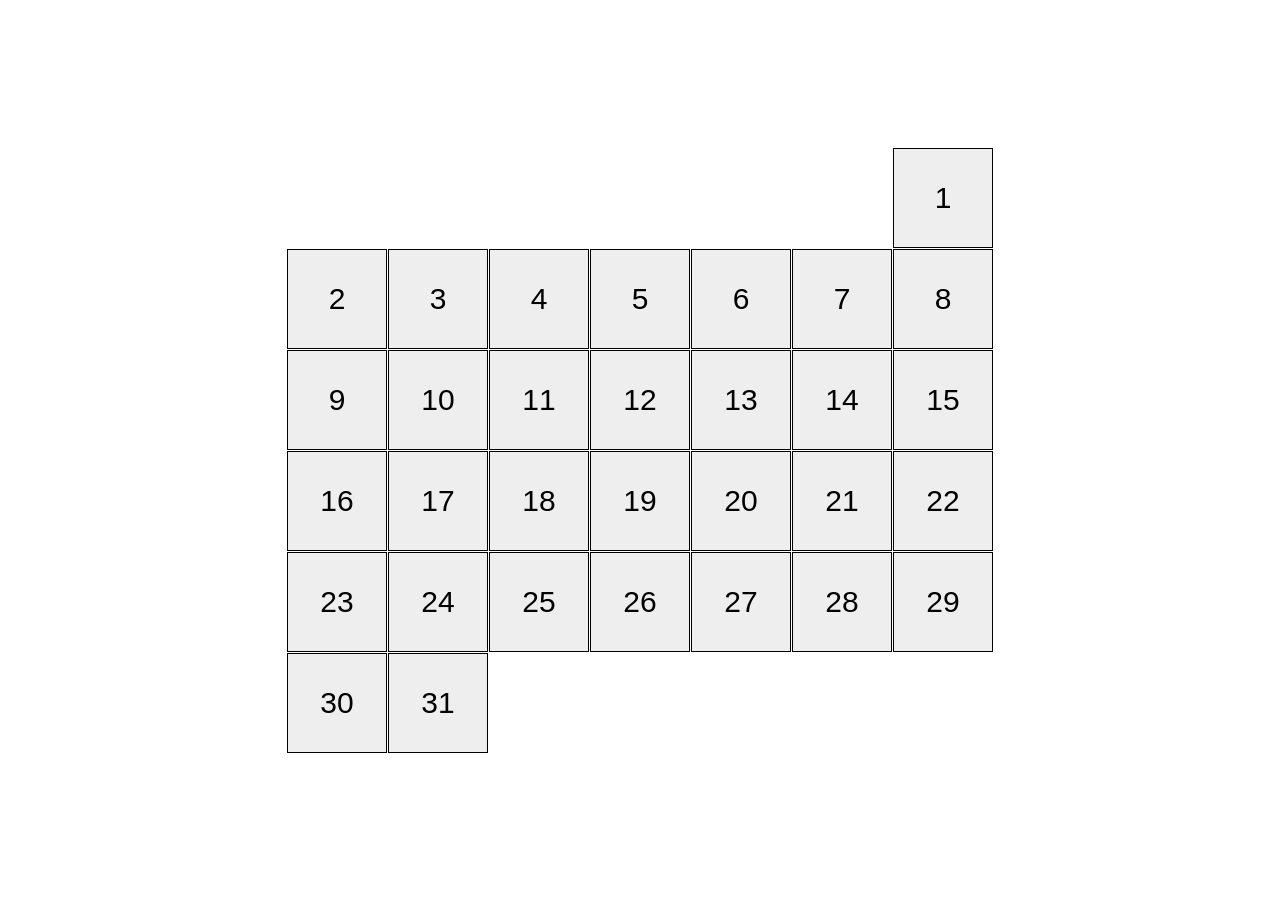
<file: index.html>
<!doctype html><html lang="en"><head><meta charset="utf-8"><meta name="viewport" content="width=device-width, initial-scale=1.0"><title>Calendar</title><link rel="stylesheet" href="index.a2f54ded.css"></head><body> <div class="calendar calendar--month-length-31 calendar--start-day-sun"> <div class="calendar__day"></div> <div class="calendar__day"></div> <div class="calendar__day"></div> <div class="calendar__day"></div> <div class="calendar__day"></div> <div class="calendar__day"></div> <div class="calendar__day"></div> <div class="calendar__day"></div> <div class="calendar__day"></div> <div class="calendar__day"></div> <div class="calendar__day"></div> <div class="calendar__day"></div> <div class="calendar__day"></div> <div class="calendar__day"></div> <div class="calendar__day"></div> <div class="calendar__day"></div> <div class="calendar__day"></div> <div class="calendar__day"></div> <div class="calendar__day"></div> <div class="calendar__day"></div> <div class="calendar__day"></div> <div class="calendar__day"></div> <div class="calendar__day"></div> <div class="calendar__day"></div> <div class="calendar__day"></div> <div class="calendar__day"></div> <div class="calendar__day"></div> <div class="calendar__day"></div> <div class="calendar__day"></div> <div class="calendar__day"></div> <div class="calendar__day"></div> </div> </body></html>
</file>
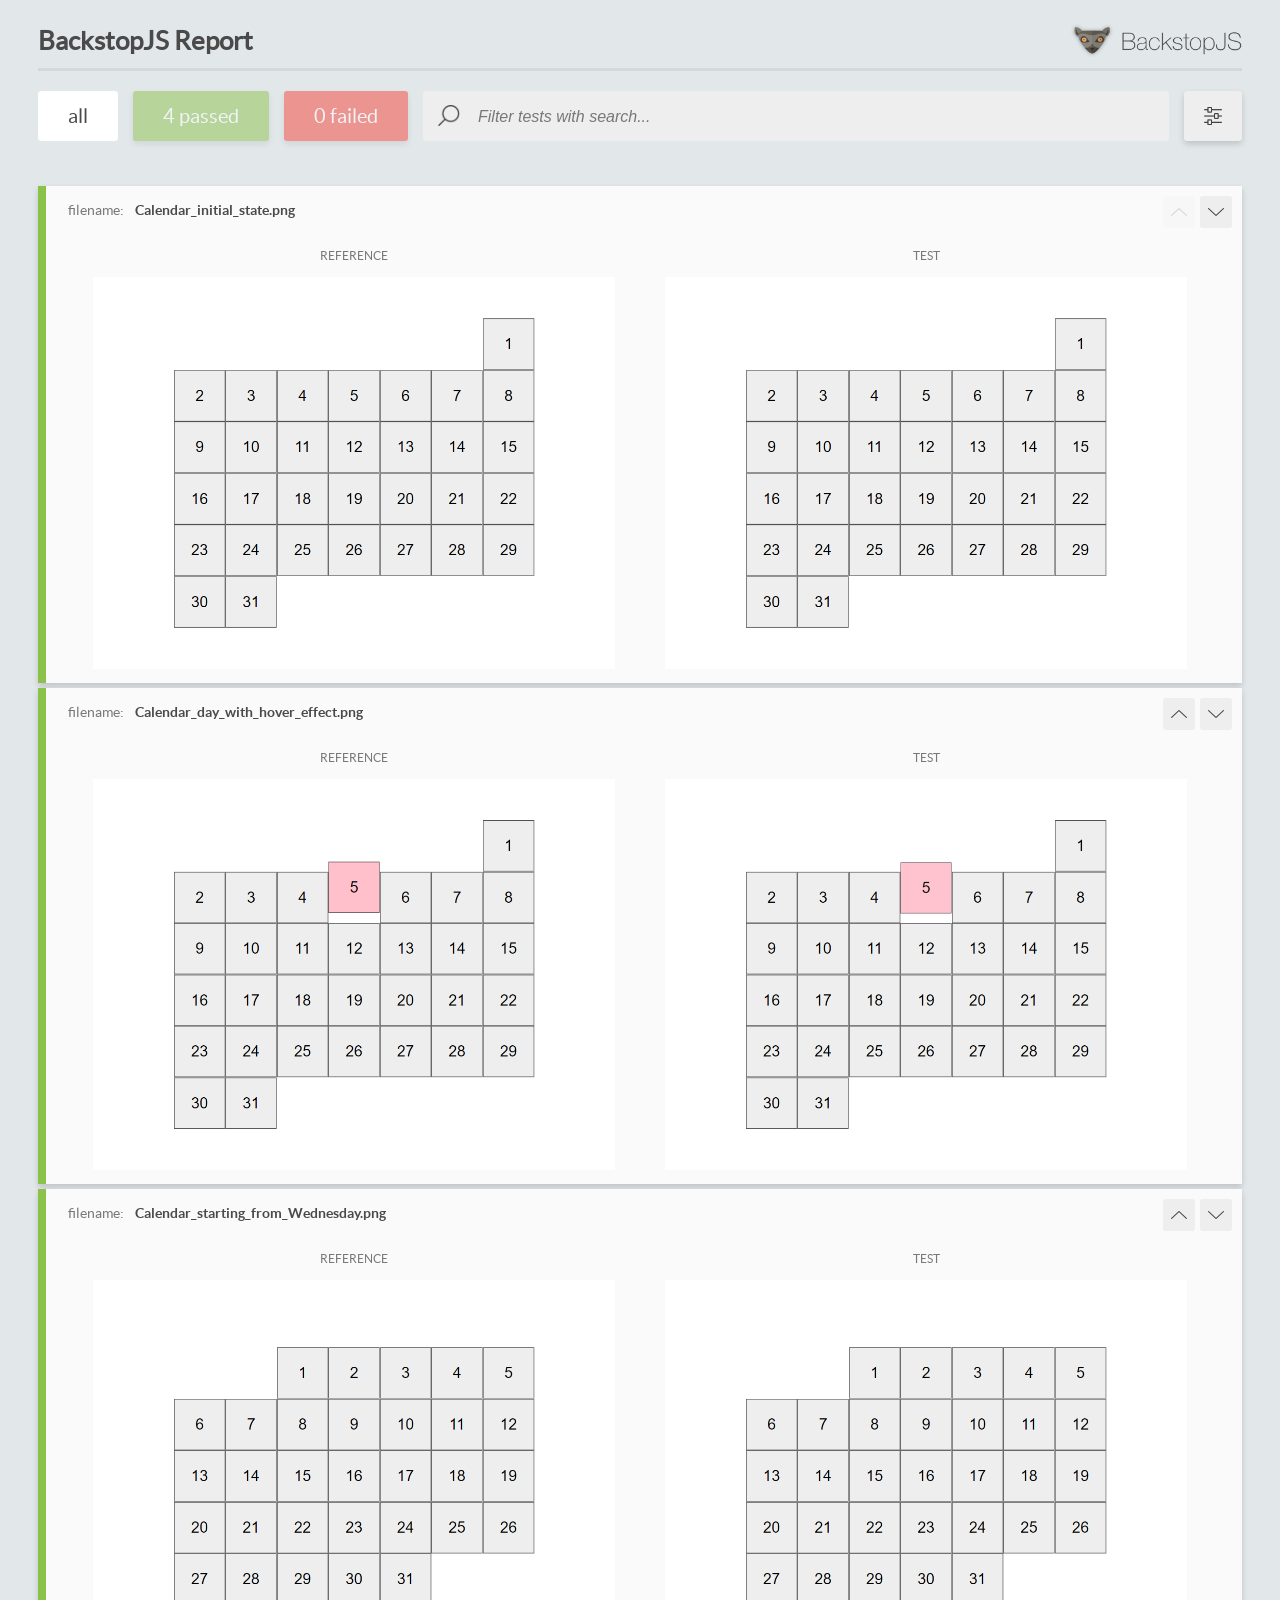
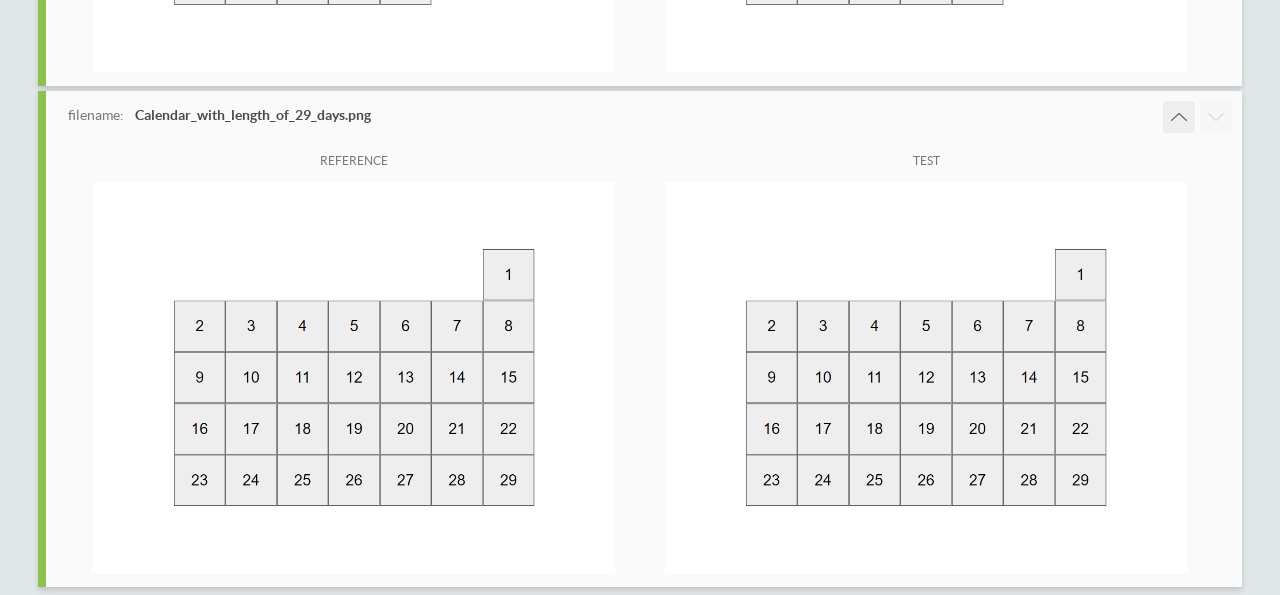
<file: report/html_report/index.html>
<!DOCTYPE html>
<html>
  <head>
    <meta charset="utf-8">
    <!-- Disable Cache -->
    <meta http-equiv="Cache-Control" content="no-cache, no-store, must-revalidate">
    <meta http-equiv="Pragma" content="no-cache">
    <meta http-equiv="Expires" content="0">

    <title>BackstopJS Report</title>

    <style>
      @font-face {
          font-family: 'latoregular';
          src: url('./assets/fonts/lato-regular-webfont.woff2') format('woff2'),
              url('./assets/fonts/lato-regular-webfont.woff') format('woff');
          font-weight: 400;
          font-style: normal;
      }
      @font-face {
          font-family: 'latobold';
          src: url('./assets/fonts/lato-bold-webfont.woff2') format('woff2'),
              url('./assets/fonts/lato-bold-webfont.woff') format('woff');
          font-weight: 700;
          font-style: normal;
      }

      .ReactModal__Body--open {
          overflow: hidden;
      }
      .ReactModal__Body--open .header {
        display: none;
      }

    </style>
  </head>
  <body style="background-color: #E2E7EA">
    <div id="root">

    </div>
    <script>
      function report (report) { // eslint-disable-line no-unused-vars
        window.tests = report;
      }
    </script>
    <script src="config.js"></script>
    <script src="index_bundle.js"></script>
  </body>
</html>
</file>
<file: index.a2f54ded.css>
body{justify-content:center;align-items:center;height:100vh;margin:0;display:flex}.calendar{box-sizing:border-box;flex-wrap:wrap;gap:1px;width:726px;margin:0 auto;padding:10px;display:flex}.calendar__day{box-sizing:border-box;cursor:pointer;background-color:#eee;border:1px solid #000;justify-content:center;align-items:center;width:100px;height:100px;font-family:Arial,Helvetica,sans-serif;font-size:30px;transition-duration:.5s;display:flex;top:10px}.calendar__day:hover{background-color:#ffbfcb;transform:translateY(-20px)}.calendar__day:first-child:before{content:"1"}.calendar__day:nth-child(2):before{content:"2"}.calendar__day:nth-child(3):before{content:"3"}.calendar__day:nth-child(4):before{content:"4"}.calendar__day:nth-child(5):before{content:"5"}.calendar__day:nth-child(6):before{content:"6"}.calendar__day:nth-child(7):before{content:"7"}.calendar__day:nth-child(8):before{content:"8"}.calendar__day:nth-child(9):before{content:"9"}.calendar__day:nth-child(10):before{content:"10"}.calendar__day:nth-child(11):before{content:"11"}.calendar__day:nth-child(12):before{content:"12"}.calendar__day:nth-child(13):before{content:"13"}.calendar__day:nth-child(14):before{content:"14"}.calendar__day:nth-child(15):before{content:"15"}.calendar__day:nth-child(16):before{content:"16"}.calendar__day:nth-child(17):before{content:"17"}.calendar__day:nth-child(18):before{content:"18"}.calendar__day:nth-child(19):before{content:"19"}.calendar__day:nth-child(20):before{content:"20"}.calendar__day:nth-child(21):before{content:"21"}.calendar__day:nth-child(22):before{content:"22"}.calendar__day:nth-child(23):before{content:"23"}.calendar__day:nth-child(24):before{content:"24"}.calendar__day:nth-child(25):before{content:"25"}.calendar__day:nth-child(26):before{content:"26"}.calendar__day:nth-child(27):before{content:"27"}.calendar__day:nth-child(28):before{content:"28"}.calendar__day:nth-child(29):before{content:"29"}.calendar__day:nth-child(30):before{content:"30"}.calendar__day:nth-child(31):before{content:"31"}.calendar--start-day-mon :first-child{margin-left:0}.calendar--start-day-tue :first-child{margin-left:101px}.calendar--start-day-wed :first-child{margin-left:202px}.calendar--start-day-thu :first-child{margin-left:303px}.calendar--start-day-fri :first-child{margin-left:404px}.calendar--start-day-sat :first-child{margin-left:505px}.calendar--start-day-sun :first-child{margin-left:606px}.calendar--month-length-28 :nth-child(29),.calendar--month-length-28 :nth-child(30),.calendar--month-length-28 :nth-child(31),.calendar--month-length-28 :nth-child(32),.calendar--month-length-29 :nth-child(30),.calendar--month-length-29 :nth-child(31),.calendar--month-length-29 :nth-child(32),.calendar--month-length-30 :nth-child(31),.calendar--month-length-30 :nth-child(32),.calendar--month-length-31 :nth-child(32){display:none}
/*# sourceMappingURL=index.a2f54ded.css.map */
</file>
